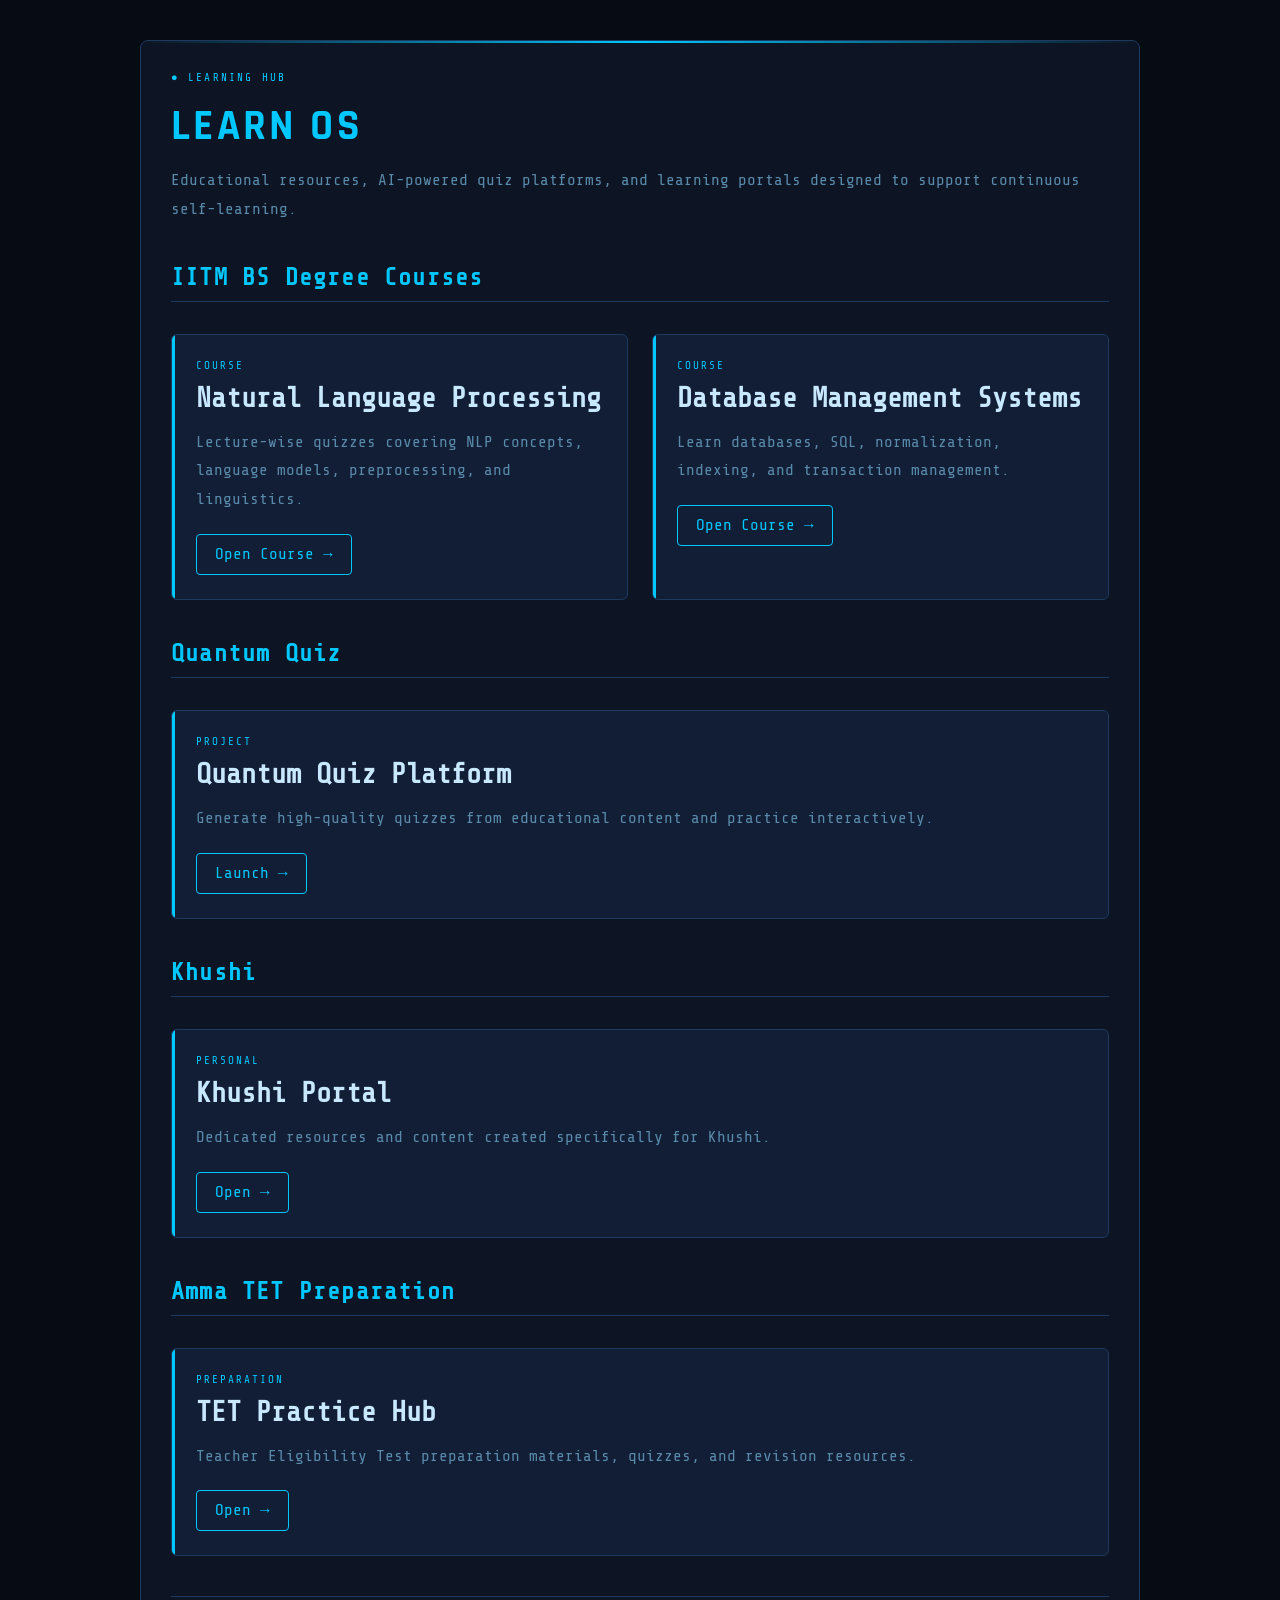
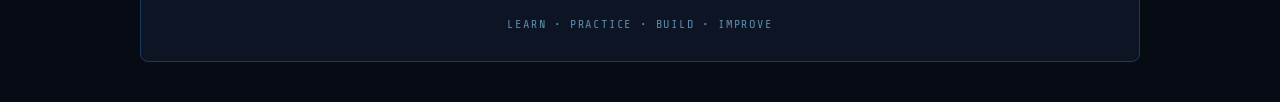
<file: index.html>
<!DOCTYPE html>
<html lang="en">
<head>
    <meta charset="UTF-8">
    <meta name="viewport" content="width=device-width, initial-scale=1.0">
    <title>Learn OS</title>

    <link rel="stylesheet" href="css/pages.css">
</head>
<body>

<div class="container">
    <div class="page-card">

        <div class="section-label">Learning Hub</div>

        <h1>Learn OS</h1>

        <p>
            Educational resources, AI-powered quiz platforms, and learning
            portals designed to support continuous self-learning.
        </p>

        <!-- IITM BS -->
        <section class="portal-section">
            <h2 class="section-heading">IITM BS Degree Courses</h2>

            <div class="course-grid">

                <div class="course-card">
                    <div class="course-tag">COURSE</div>

                    <h2>Natural Language Processing</h2>

                    <p>
                        Lecture-wise quizzes covering NLP concepts,
                        language models, preprocessing, and linguistics.
                    </p>

                    <a href="iitm-bs/nlp/index.html" class="launch-btn">
                        Open Course →
                    </a>
                </div>

                <div class="course-card">
                    <div class="course-tag">COURSE</div>

                    <h2>Database Management Systems</h2>

                    <p>
                        Learn databases, SQL, normalization,
                        indexing, and transaction management.
                    </p>

                    <a href="iitm-bs/DBMS/index.html" class="launch-btn">
                        Open Course →
                    </a>
                </div>

            </div>
        </section>

        <!-- Quantum Quiz -->
        <section class="portal-section">
            <h2 class="section-heading">Quantum Quiz</h2>

            <div class="course-grid">

                <div class="course-card">
                    <div class="course-tag">PROJECT</div>

                    <h2>Quantum Quiz Platform</h2>

                    <p>
                        Generate high-quality quizzes from educational
                        content and practice interactively.
                    </p>

                    <a href="https://loki1512.github.io/quantum_quiz/index.html"
                       target="_blank"
                       class="launch-btn">
                        Launch →
                    </a>
                </div>

            </div>
        </section>

        <!-- Khushi -->
        <section class="portal-section">
            <h2 class="section-heading">Khushi</h2>

            <div class="course-grid">

                <div class="course-card">
                    <div class="course-tag">PERSONAL</div>

                    <h2>Khushi Portal</h2>

                    <p>
                        Dedicated resources and content created
                        specifically for Khushi.
                    </p>

                    <a href="khushi/index.html" class="launch-btn">
                        Open →
                    </a>
                </div>

            </div>
        </section>

        <!-- Amma -->
        <section class="portal-section">
            <h2 class="section-heading">Amma TET Preparation</h2>

            <div class="course-grid">

                <div class="course-card">
                    <div class="course-tag">PREPARATION</div>

                    <h2>TET Practice Hub</h2>

                    <p>
                        Teacher Eligibility Test preparation materials,
                        quizzes, and revision resources.
                    </p>

                    <a href="amma/index.html" class="launch-btn">
                        Open →
                    </a>
                </div>

            </div>
        </section>

        <div class="portal-footer">
            Learn • Practice • Build • Improve
        </div>

    </div>
</div>


</body>
</html>
</file>
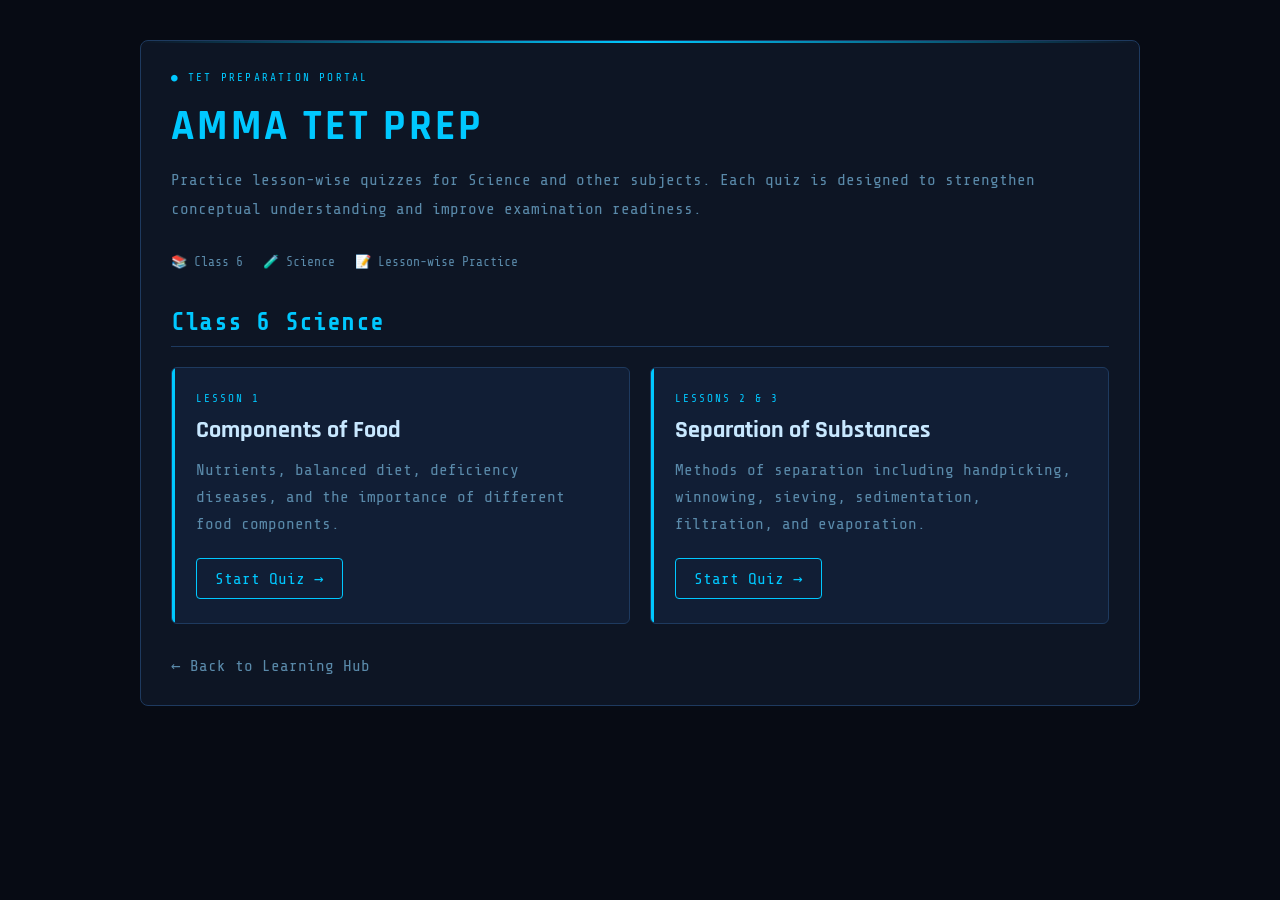
<file: amma/index.html>
<!DOCTYPE html>
<html lang="en">
<head>
    <meta charset="UTF-8">
    <meta name="viewport" content="width=device-width, initial-scale=1.0">
    <title>Amma TET Prep</title>

    <link rel="stylesheet" href="../../../css/pages.css">
</head>
<body>

<div class="container">
    <div class="page-card">

        <div class="section-label">TET Preparation Portal</div>

        <h1>Amma TET Prep</h1>

        <p>
            Practice lesson-wise quizzes for Science and other subjects.
            Each quiz is designed to strengthen conceptual understanding
            and improve examination readiness.
        </p>

        <div class="course-meta">
            <span>📚 Class 6</span>
            <span>🧪 Science</span>
            <span>📝 Lesson-wise Practice</span>
        </div>

        <section class="portal-section">
            <h2 class="section-heading">
                Class 6 Science
            </h2>

            <div class="lecture-grid">

                <div class="lecture-card">
                    <div class="lecture-number">
                        LESSON 1
                    </div>

                    <h2>Components of Food</h2>

                    <p>
                        Nutrients, balanced diet, deficiency diseases,
                        and the importance of different food components.
                    </p>

                    <a href="class_6_less_1.html"
                       class="launch-btn">
                        Start Quiz →
                    </a>
                </div>

                <div class="lecture-card">
                    <div class="lecture-number">
                        LESSONS 2 & 3
                    </div>

                    <h2>Separation of Substances</h2>

                    <p>
                        Methods of separation including handpicking,
                        winnowing, sieving, sedimentation, filtration,
                        and evaporation.
                    </p>

                    <a href="class_6_less_2_3.html"
                       class="launch-btn">
                        Start Quiz →
                    </a>
                </div>

            </div>
        </section>

        <div class="navigation-row">
            <a href="../index.html" class="back-link">
                ← Back to Learning Hub
            </a>
        </div>

    </div>
</div>

</body>
</html>
</file>
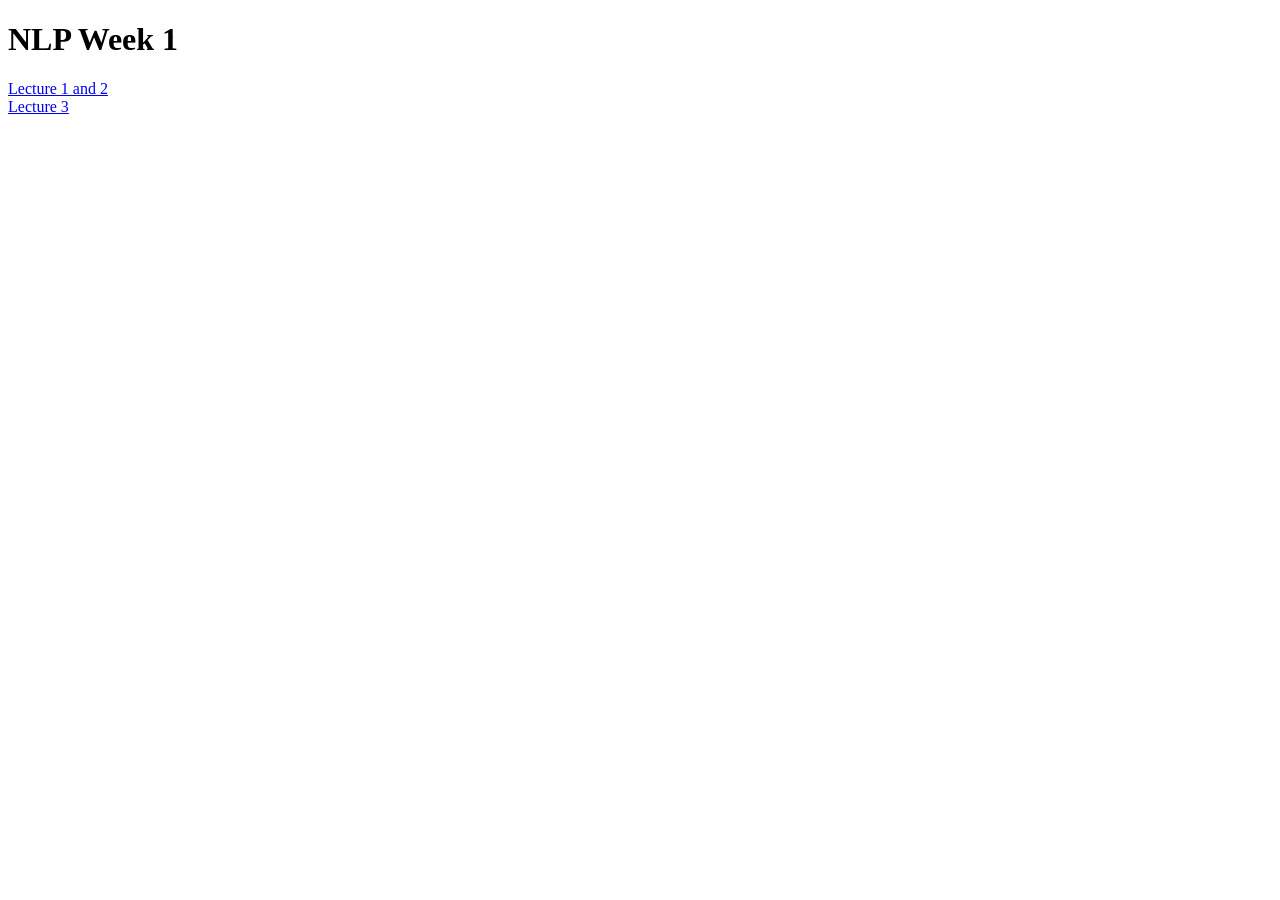
<file: common/index.html>
<!DOCTYPE html>
<html lang="en">
<head>
    <meta charset="UTF-8">
    <meta name="viewport" content="width=device-width, initial-scale=1.0">
    <title>Learn OS</title>
</head>
<body>
    <h1>NLP Week 1</h1>
    <div>
    <a href="/week-1/lec_1_2.html">Lecture 1 and 2</a>
    </div>
    <div>
    <a href="/week-1/lec_3.html">Lecture 3</a>
    </div>
</body>
</html>
</file>
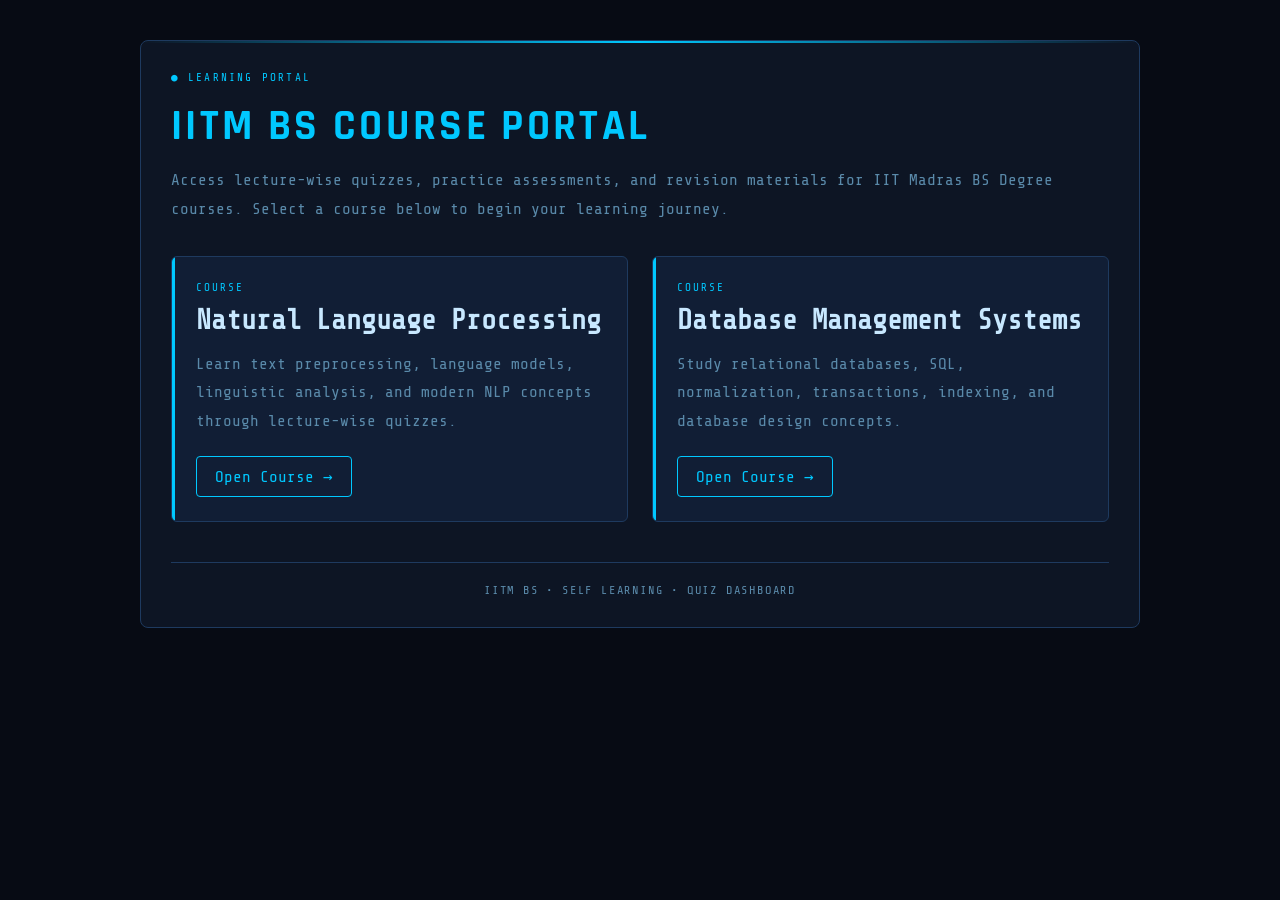
<file: iitm-bs/index.html>
<!DOCTYPE html>
<html lang="en">
<head>
    <meta charset="UTF-8">
    <meta name="viewport" content="width=device-width, initial-scale=1.0">
    <title>IITM BS Course Portal</title>

    <link rel="stylesheet" href="../css/pages.css">
</head>
<body>

<div class="container">
    <div class="page-card">

        <div class="section-label">Learning Portal</div>

        <h1>IITM BS Course Portal</h1>

        <p>
            Access lecture-wise quizzes, practice assessments, and revision
            materials for IIT Madras BS Degree courses. Select a course below
            to begin your learning journey.
        </p>

        <div class="course-grid">

            <div class="course-card">
                <div class="course-tag">COURSE</div>

                <h2>Natural Language Processing</h2>

                <p>
                    Learn text preprocessing, language models, linguistic
                    analysis, and modern NLP concepts through lecture-wise
                    quizzes.
                </p>

                <a href="nlp/index.html" class="launch-btn">
                    Open Course →
                </a>
            </div>

            <div class="course-card">
                <div class="course-tag">COURSE</div>

                <h2>Database Management Systems</h2>

                <p>
                    Study relational databases, SQL, normalization,
                    transactions, indexing, and database design concepts.
                </p>

                <a href="DBMS/index.html" class="launch-btn">
                    Open Course →
                </a>
            </div>

        </div>

        <div class="portal-footer">
            IITM BS • Self Learning • Quiz Dashboard
        </div>

    </div>
</div>

</body>
</html>
</file>
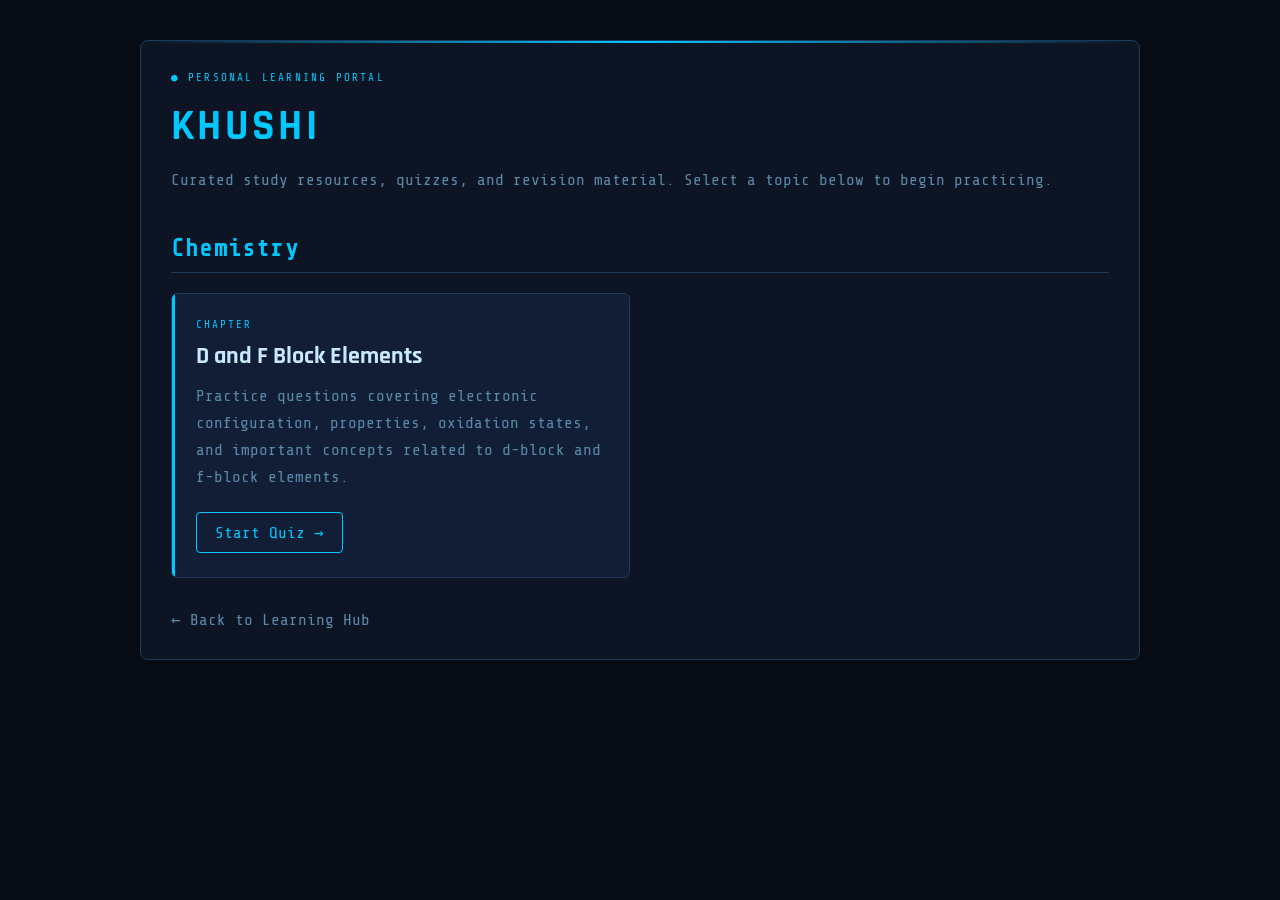
<file: khushi/index.html>
<!DOCTYPE html>
<html lang="en">
<head>
    <meta charset="UTF-8">
    <meta name="viewport" content="width=device-width, initial-scale=1.0">
    <title>Khushi Portal</title>

    <link rel="stylesheet" href="../../../css/pages.css">
</head>
<body>

<div class="container">
    <div class="page-card">

        <div class="section-label">Personal Learning Portal</div>

        <h1>Khushi</h1>

        <p>
            Curated study resources, quizzes, and revision material.
            Select a topic below to begin practicing.
        </p>

        <section class="portal-section">

            <h2 class="section-heading">
                Chemistry
            </h2>

            <div class="lecture-grid">

                <div class="lecture-card">

                    <div class="lecture-number">
                        CHAPTER
                    </div>

                    <h2>D and F Block Elements</h2>

                    <p>
                        Practice questions covering electronic configuration,
                        properties, oxidation states, and important concepts
                        related to d-block and f-block elements.
                    </p>

                    <a href="d_and_f_blocks_part_1.html"
                       class="launch-btn">
                        Start Quiz →
                    </a>

                </div>

            </div>

        </section>

        <div class="navigation-row">
            <a href="../index.html" class="back-link">
                ← Back to Learning Hub
            </a>
        </div>

    </div>
</div>

</body>
</html>
</file>
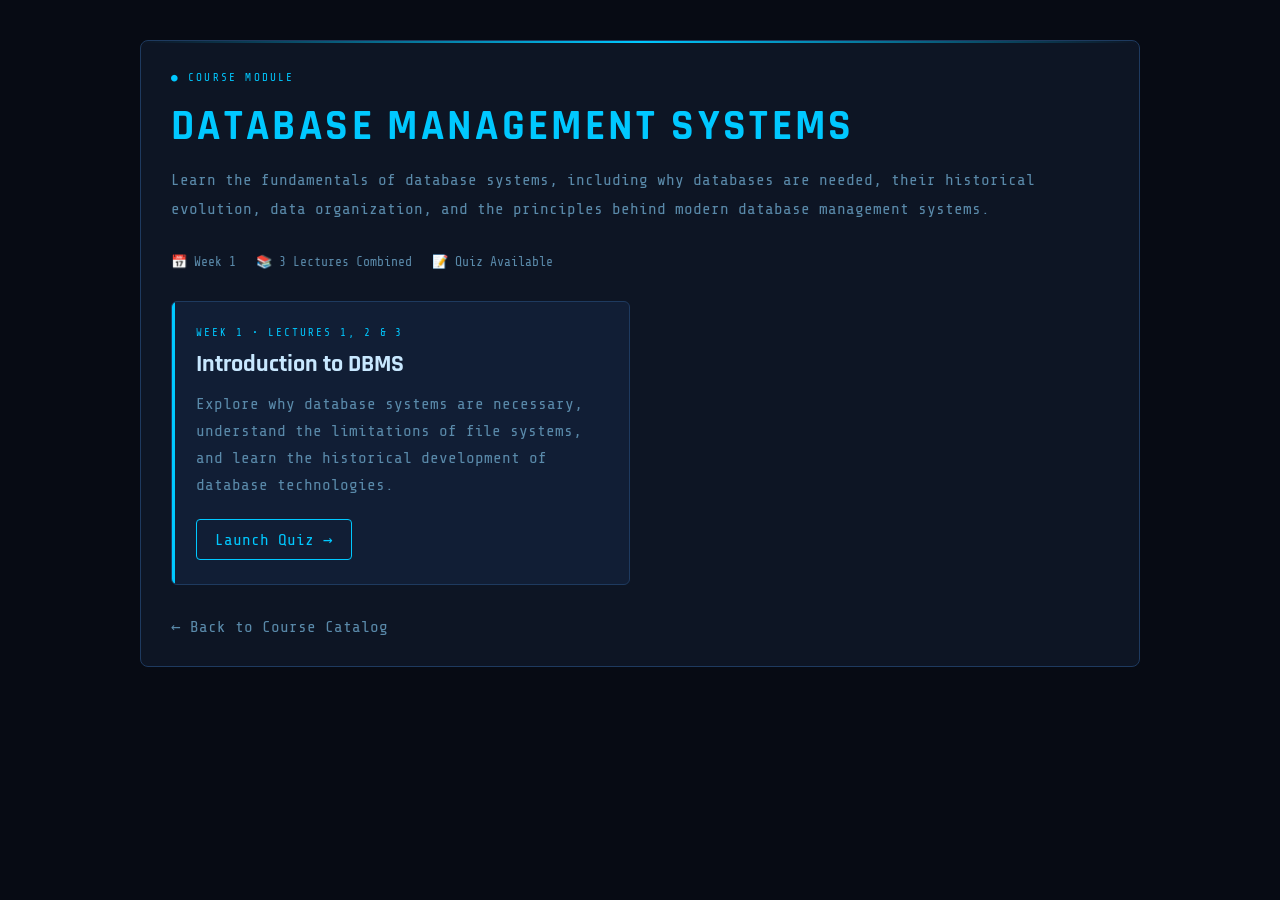
<file: iitm-bs/DBMS/index.html>
<!DOCTYPE html>
<html lang="en">
<head>
    <meta charset="UTF-8">
    <meta name="viewport" content="width=device-width, initial-scale=1.0">
    <title>Database Management Systems</title>

    <link rel="stylesheet" href="../../css/pages.css">
</head>
<body>

<div class="container">
    <div class="page-card">

        <div class="section-label">Course Module</div>

        <h1>Database Management Systems</h1>

        <p>
            Learn the fundamentals of database systems, including why databases
            are needed, their historical evolution, data organization, and the
            principles behind modern database management systems.
        </p>

        <div class="course-meta">
            <span>📅 Week 1</span>
            <span>📚 3 Lectures Combined</span>
            <span>📝 Quiz Available</span>
        </div>

        <div class="lecture-grid">

            <div class="lecture-card">
                <div class="lecture-number">
                    WEEK 1 • LECTURES 1, 2 & 3
                </div>

                <h2>Introduction to DBMS</h2>

                <p>
                    Explore why database systems are necessary, understand
                    the limitations of file systems, and learn the historical
                    development of database technologies.
                </p>

                <a href="week_1/html/lec_123.html" class="launch-btn">
                    Launch Quiz →
                </a>
            </div>

        </div>

        <div class="navigation-row">
            <a href="../index.html" class="back-link">
                ← Back to Course Catalog
            </a>
        </div>

    </div>
</div>

</body>
</html>
</file>
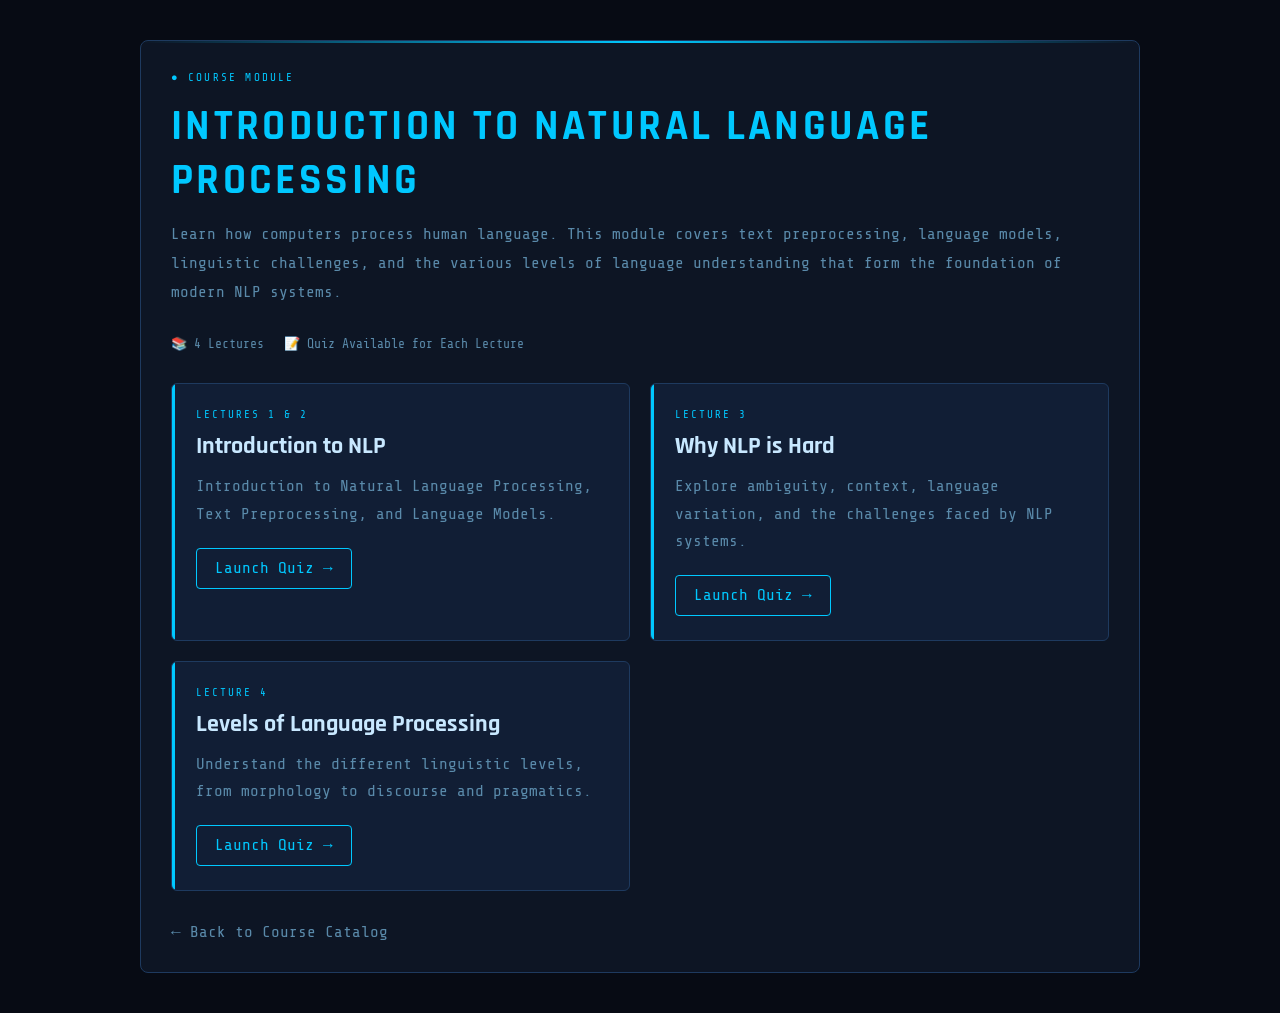
<file: iitm-bs/nlp/index.html>
<!DOCTYPE html>
<html lang="en">
<head>
    <meta charset="UTF-8">
    <meta name="viewport" content="width=device-width, initial-scale=1.0">
    <title>Introduction to NLP</title>

    <link rel="stylesheet" href="../../css/pages.css">
</head>
<body>

<div class="container">
    <div class="page-card">

        <div class="section-label">Course Module</div>

        <h1>Introduction to Natural Language Processing</h1>

        <p>
            Learn how computers process human language. This module covers
            text preprocessing, language models, linguistic challenges, and
            the various levels of language understanding that form the
            foundation of modern NLP systems.
        </p>

        <div class="course-meta">
            <span>📚 4 Lectures</span>
            <span>📝 Quiz Available for Each Lecture</span>
        </div>

        <div class="lecture-grid">

            <div class="lecture-card">
                <div class="lecture-number">LECTURES 1 & 2</div>

                <h2>Introduction to NLP</h2>

                <p>
                    Introduction to Natural Language Processing,
                    Text Preprocessing, and Language Models.
                </p>

                <a href="week-1/lec_1_2.html" class="launch-btn">
                    Launch Quiz →
                </a>
            </div>

            <div class="lecture-card">
                <div class="lecture-number">LECTURE 3</div>

                <h2>Why NLP is Hard</h2>

                <p>
                    Explore ambiguity, context, language variation,
                    and the challenges faced by NLP systems.
                </p>

                <a href="week-1/lec_3.html" class="launch-btn">
                    Launch Quiz →
                </a>
            </div>

            <div class="lecture-card">
                <div class="lecture-number">LECTURE 4</div>

                <h2>Levels of Language Processing</h2>

                <p>
                    Understand the different linguistic levels,
                    from morphology to discourse and pragmatics.
                </p>

                <a href="week-1/lec_4.html" class="launch-btn">
                    Launch Quiz →
                </a>
            </div>

        </div>

        <div class="navigation-row">
            <a href="../index.html" class="back-link">
                ← Back to Course Catalog
            </a>
        </div>

    </div>
</div>

</body>
</html>
</file>
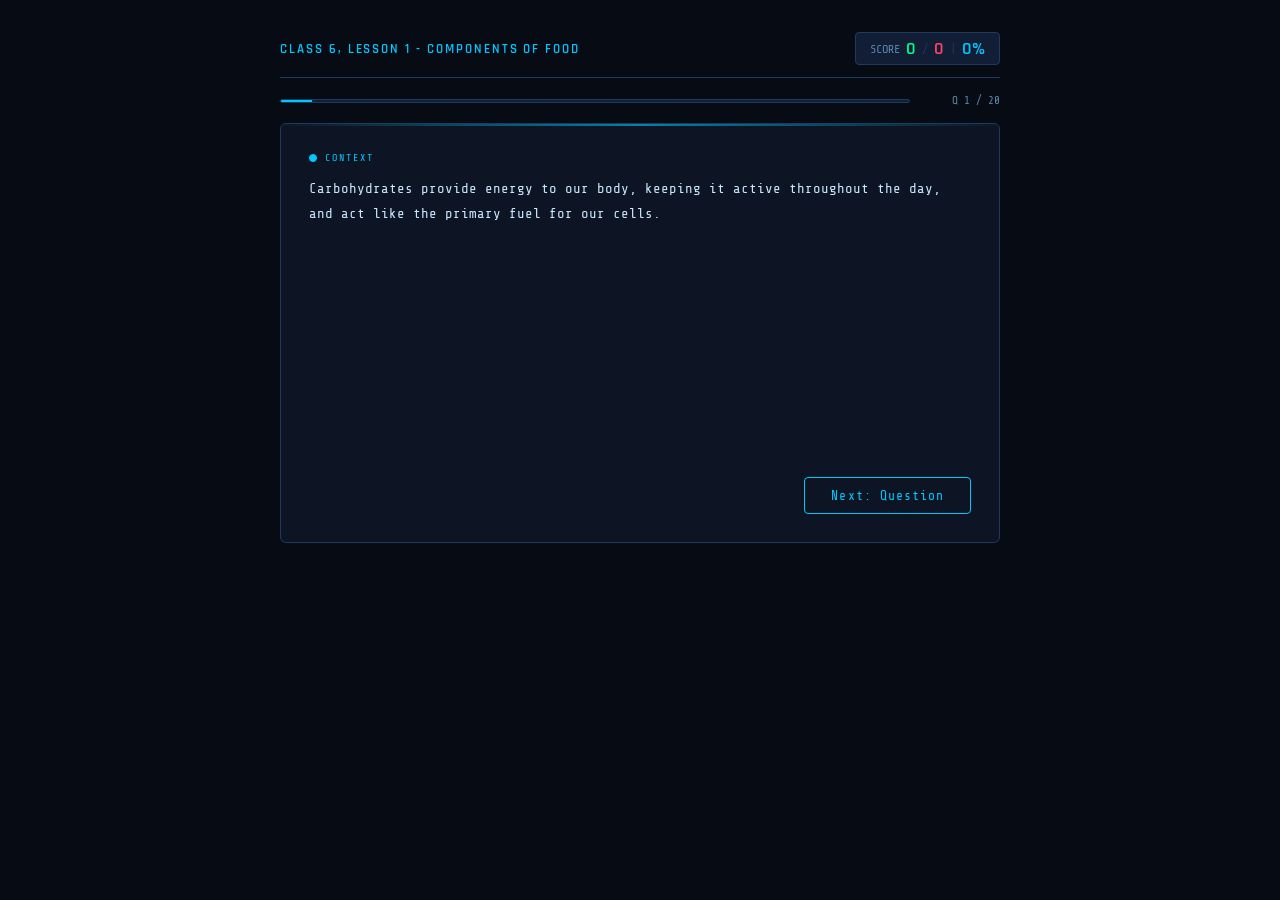
<file: amma/class_6_less_1.html>
<!DOCTYPE html>
<html lang="en">
<head>
  <meta charset="UTF-8">
  <meta name="viewport" content="width=device-width, initial-scale=1.0">
  <title>Class 6, Lesson 1 - Components of Food</title>
  <link rel="preconnect" href="https://fonts.googleapis.com">
  <link href="https://fonts.googleapis.com/css2?family=Share+Tech+Mono&family=Rajdhani:wght@400;600&display=swap" rel="stylesheet">
  <link rel="stylesheet" href="../css/quiz.css">
</head>
<body>

<div id="sf-quiz">
  <div class="sf-header">
    <div class="sf-title">Class 6, Lesson 1 - Components of Food</div>
    <div class="sf-score-display">
      <div class="sf-score-pill">
        <span>SCORE</span>
        <span class="val correct" id="hdr-correct">0</span>
        <span class="sep">/</span>
        <span class="val wrong" id="hdr-wrong">0</span>
        <span class="sep">|</span>
        <span class="val accuracy" id="hdr-acc">--%</span>
      </div>
    </div>
  </div>

  <div class="sf-progress-row">
    <div class="sf-progress-track">
      <div class="sf-progress-fill" id="prog-fill" style="width:0%"></div>
    </div>
    <div class="sf-progress-text" id="prog-text">Q 1 / 75</div>
  </div>

  <div class="sf-card" id="card-container"></div>
</div>

<script src="static/js/class_6_less_1.js"></script>
</body>
</html>
</file>
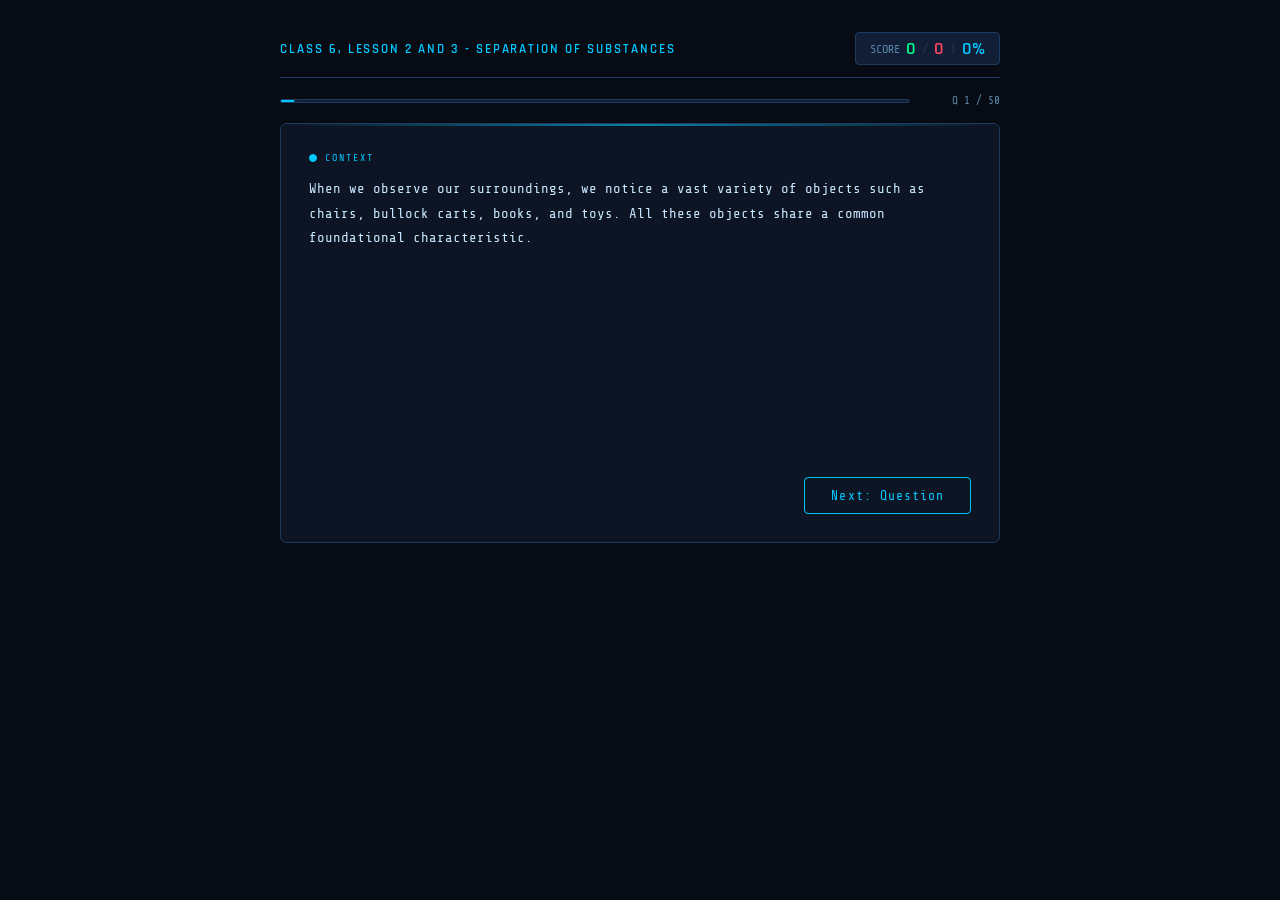
<file: amma/class_6_less_2_3.html>
<!DOCTYPE html>
<html lang="en">
<head>
  <meta charset="UTF-8">
  <meta name="viewport" content="width=device-width, initial-scale=1.0">
  <title>Class 6, Lesson 2 and 3 - Separation of Substances</title>
  <link rel="preconnect" href="https://fonts.googleapis.com">
  <link href="https://fonts.googleapis.com/css2?family=Share+Tech+Mono&family=Rajdhani:wght@400;600&display=swap" rel="stylesheet">
  <link rel="stylesheet" href="../css/quiz.css">
</head>
<body>

<div id="sf-quiz">
  <div class="sf-header">
    <div class="sf-title">Class 6, Lesson 2 and 3 - Separation of Substances</div>
    <div class="sf-score-display">
      <div class="sf-score-pill">
        <span>SCORE</span>
        <span class="val correct" id="hdr-correct">0</span>
        <span class="sep">/</span>
        <span class="val wrong" id="hdr-wrong">0</span>
        <span class="sep">|</span>
        <span class="val accuracy" id="hdr-acc">--%</span>
      </div>
    </div>
  </div>

  <div class="sf-progress-row">
    <div class="sf-progress-track">
      <div class="sf-progress-fill" id="prog-fill" style="width:0%"></div>
    </div>
    <div class="sf-progress-text" id="prog-text">Q 1 / 75</div>
  </div>

  <div class="sf-card" id="card-container"></div>
</div>

<script src="static/js/class_6_less_2_3.js"></script>
</body>
</html>
</file>
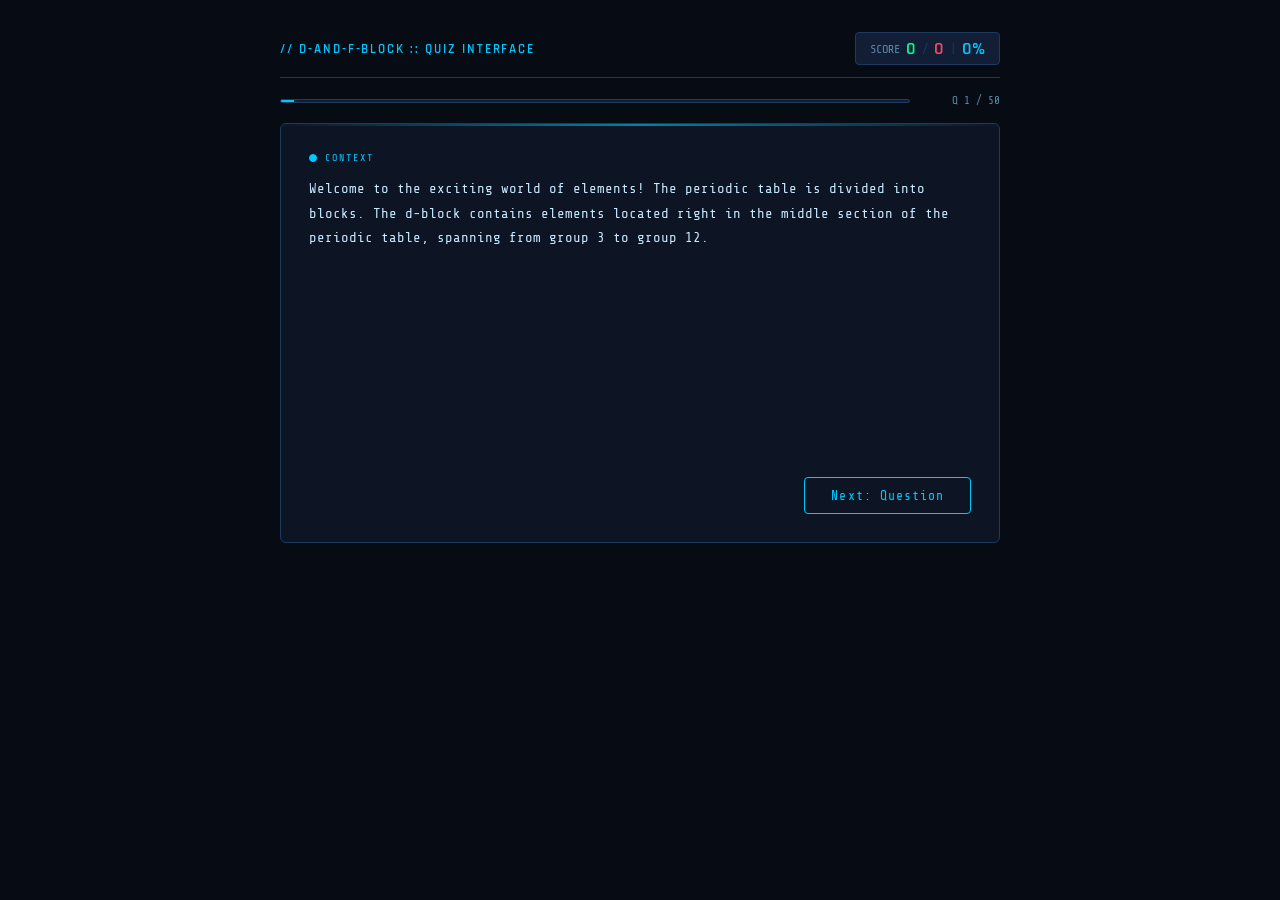
<file: khushi/d_and_f_blocks_part_1.html>
<!DOCTYPE html>
<html lang="en">
<head>
  <meta charset="UTF-8">
  <meta name="viewport" content="width=device-width, initial-scale=1.0">
  <title>D and F Block Elements — Quiz</title>

  <link rel="preconnect" href="https://fonts.googleapis.com">
  <link href="https://fonts.googleapis.com/css2?family=Share+Tech+Mono&family=Rajdhani:wght@400;600&display=swap" rel="stylesheet">

  <link rel="stylesheet" href="../css/quiz.css">
</head>
<body>

<div id="sf-quiz">

  <div class="sf-header">
    <div class="sf-title">
      // D-AND-F-BLOCK :: QUIZ INTERFACE
    </div>

    <div class="sf-score-display">
      <div class="sf-score-pill">
        <span>SCORE</span>

        <span class="val correct" id="hdr-correct">0</span>

        <span class="sep">/</span>

        <span class="val wrong" id="hdr-wrong">0</span>

        <span class="sep">|</span>

        <span class="val accuracy" id="hdr-acc">--%</span>
      </div>
    </div>
  </div>

  <div class="sf-progress-row">
    <div class="sf-progress-track">
      <div
        class="sf-progress-fill"
        id="prog-fill"
        style="width:0%"
      ></div>
    </div>

    <div class="sf-progress-text" id="prog-text">
      Q 1 / 75
    </div>
  </div>

  <div class="sf-card" id="card-container">
    <!-- Dynamic content injected by JS -->
  </div>

</div>

<script src="../khushi/static/js/d_and_f_block_part_1.js"></script>

</body>
</html>
</file>
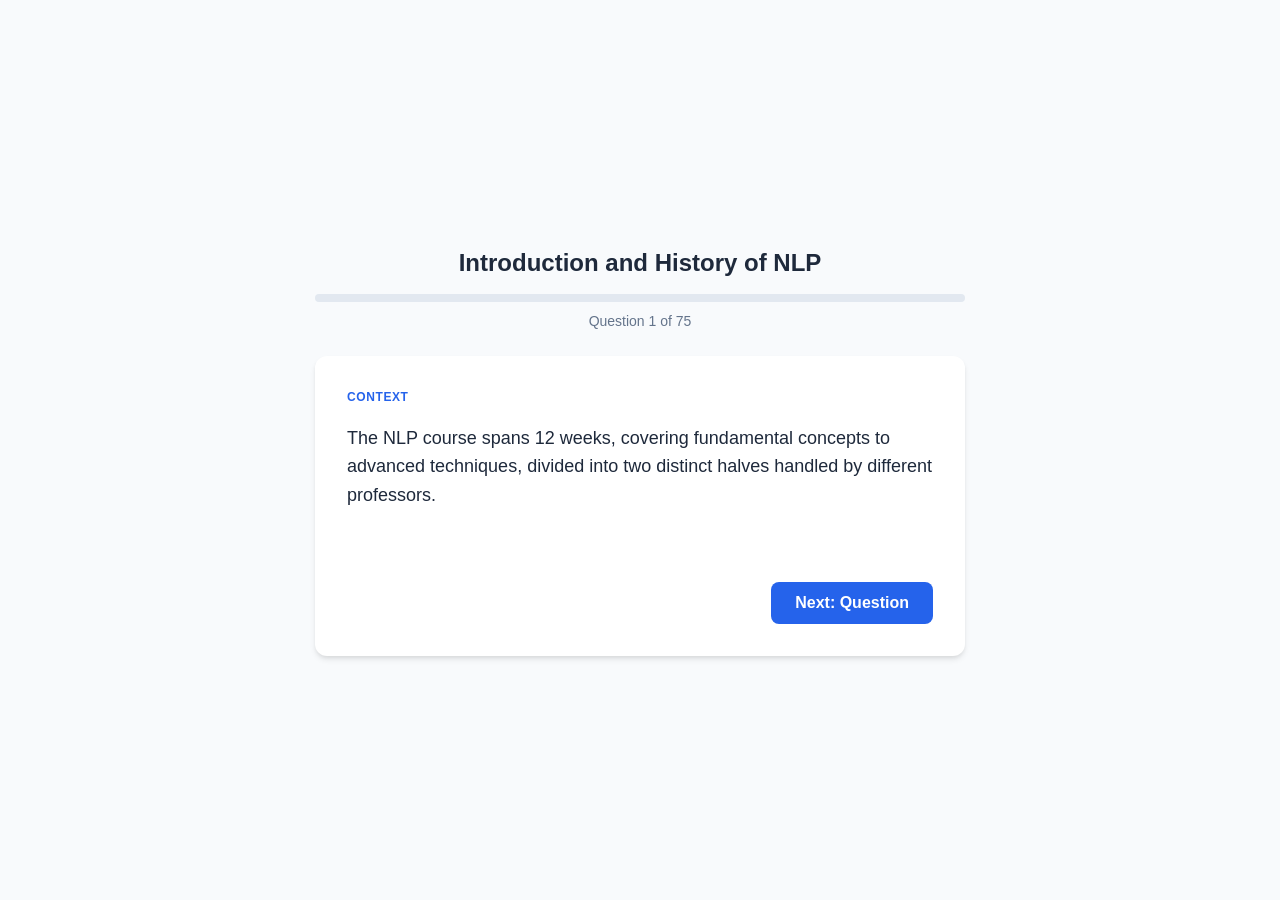
<file: week-1/lec_1_2.html>
<!DOCTYPE html>
<html lang="en">
<head>
    <meta charset="UTF-8">
    <meta name="viewport" content="width=device-width, initial-scale=1.0">
    <title>NLP Pedagogy Quiz</title>
    <link rel="stylesheet" href="/static/css/quiz.css">
</head>
<body>
    <div id="app">
        <header>
            <h1>Introduction and History of NLP</h1>
            <div class="progress-container">
                <div id="progress-bar"></div>
            </div>
            <p id="progress-text">Question 1 of 75</p>
        </header>

        <main id="card-container" class="card">
            <!-- Dynamic Content injected by JS -->
        </main>
    </div>

    <script src="/static/js/week-1/lec_1_2.js"></script>
</body>
</html>
</file>
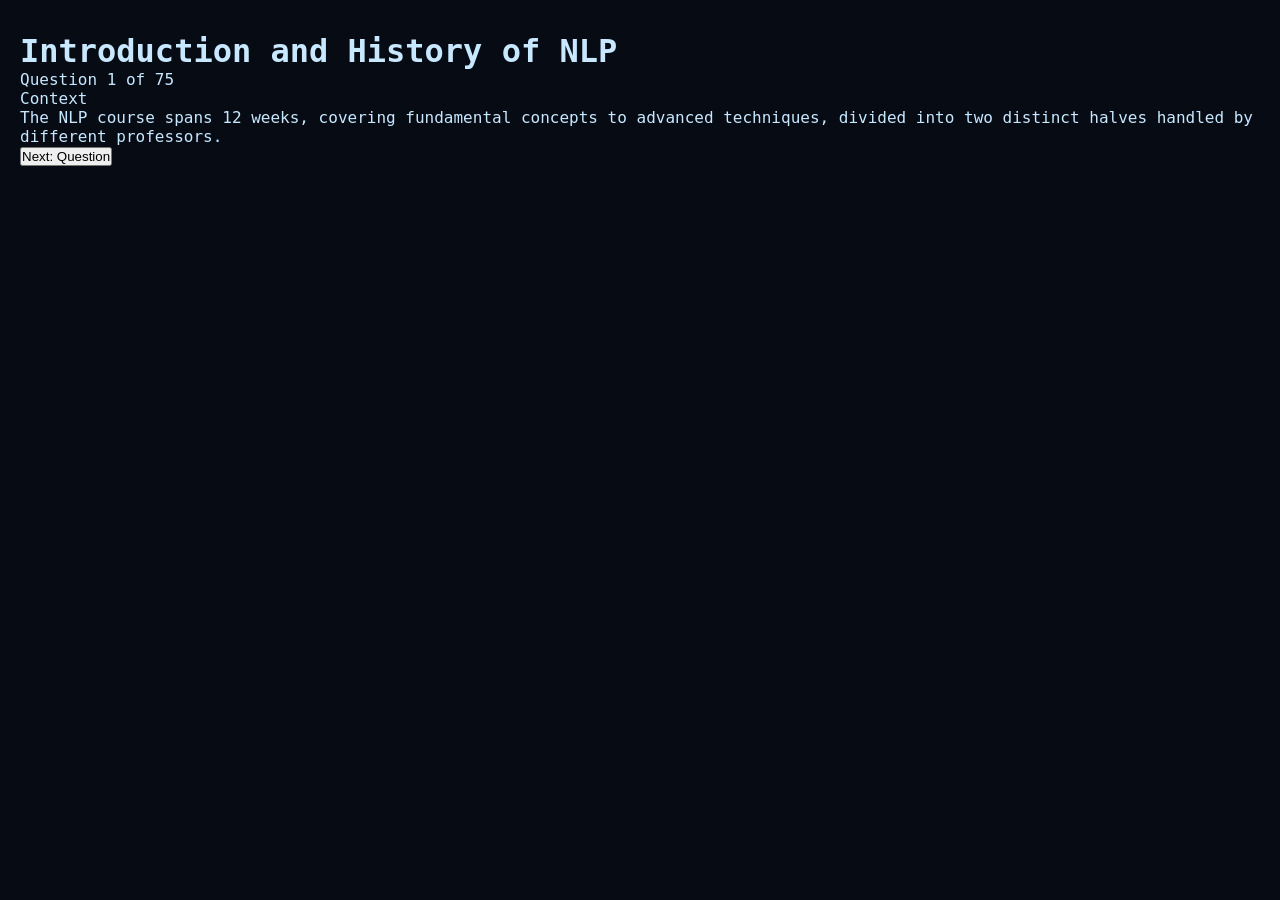
<file: iitm-bs/week-1/lec_1_2.html>
<!DOCTYPE html>
<html lang="en">
<head>
    <meta charset="UTF-8">
    <meta name="viewport" content="width=device-width, initial-scale=1.0">
    <title>NLP Pedagogy Quiz</title>
    <link rel="stylesheet" href="/css/quiz.css">
</head>
<body>
    <div id="app">
        <header>
            <h1>Introduction and History of NLP</h1>
            <div class="progress-container">
                <div id="progress-bar"></div>
            </div>
            <p id="progress-text">Question 1 of 75</p>
        </header>

        <main id="card-container" class="card">
            <!-- Dynamic Content injected by JS -->
        </main>
    </div>

    <script src="../static/js/week-1/lec_1_2.js"></script>
</body>
</html>
</file>
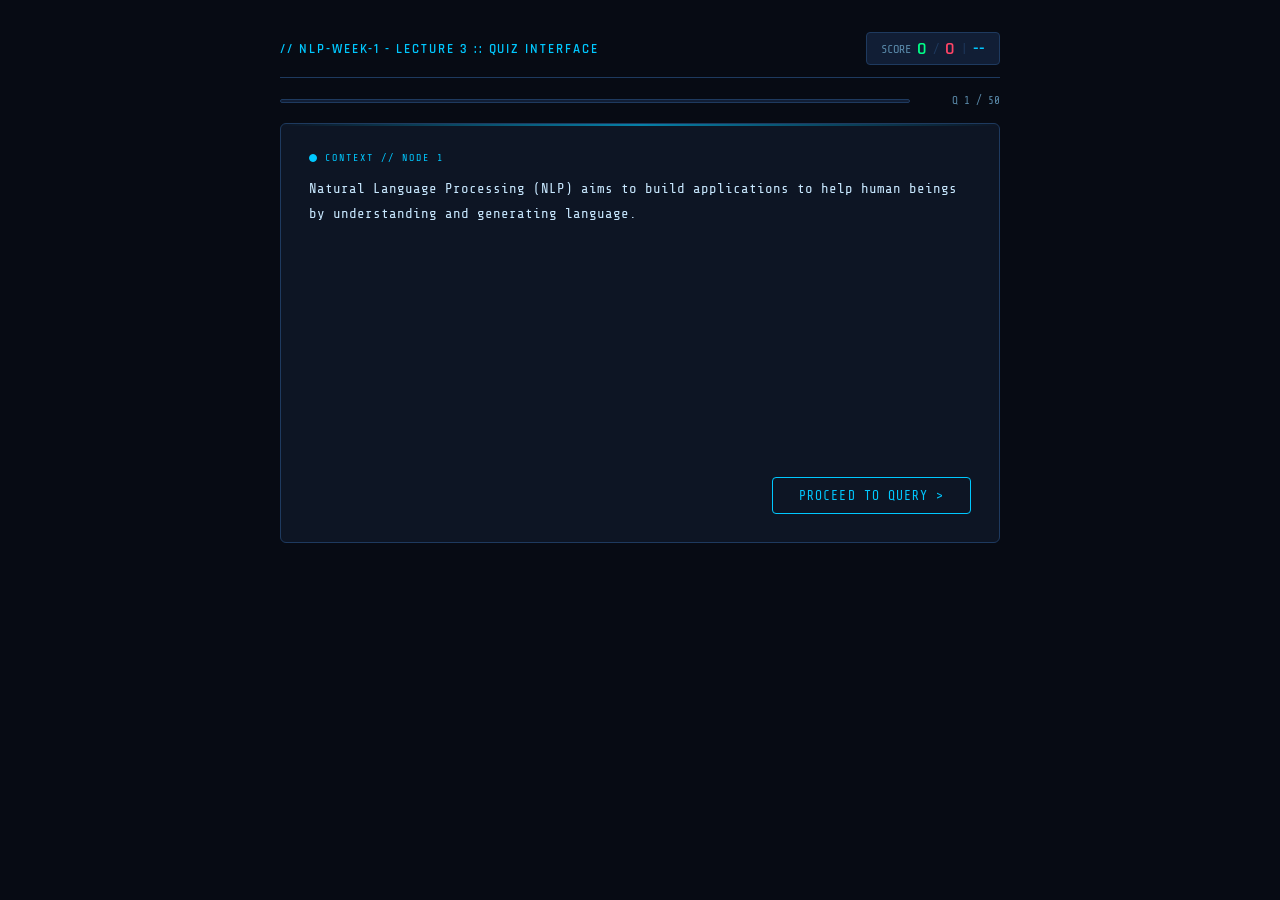
<file: iitm-bs/week-1/lec_3.html>
<!DOCTYPE html>
<html lang="en">
<head>
  <meta charset="UTF-8">
  <meta name="viewport" content="width=device-width, initial-scale=1.0">
  <title>NLP Week 1 - Lecture 3 — Quiz</title>
  <link rel="preconnect" href="https://fonts.googleapis.com">
  <link href="https://fonts.googleapis.com/css2?family=Share+Tech+Mono&family=Rajdhani:wght@400;600&display=swap" rel="stylesheet">
  <link rel="stylesheet" href="../../css/quiz.css">
</head>
<body>

<div id="sf-quiz">
  <div class="sf-header">
    <div class="sf-title">// NLP-WEEK-1 - Lecture 3 :: QUIZ INTERFACE</div>
    <div class="sf-score-display">
      <div class="sf-score-pill">
        <span>SCORE</span>
        <span class="val correct" id="hdr-correct">0</span>
        <span class="sep">/</span>
        <span class="val wrong" id="hdr-wrong">0</span>
        <span class="sep">|</span>
        <span class="val accuracy" id="hdr-acc">--%</span>
      </div>
    </div>
  </div>

  <div class="sf-progress-row">
    <div class="sf-progress-track">
      <div class="sf-progress-fill" id="prog-fill" style="width:0%"></div>
    </div>
    <div class="sf-progress-text" id="prog-text">Q 1 / 75</div>
  </div>

  <div class="sf-card" id="card-container"></div>
</div>

<script src="../static/js/week-1/lec_3.js"></script>
</body>
</html>
</file>
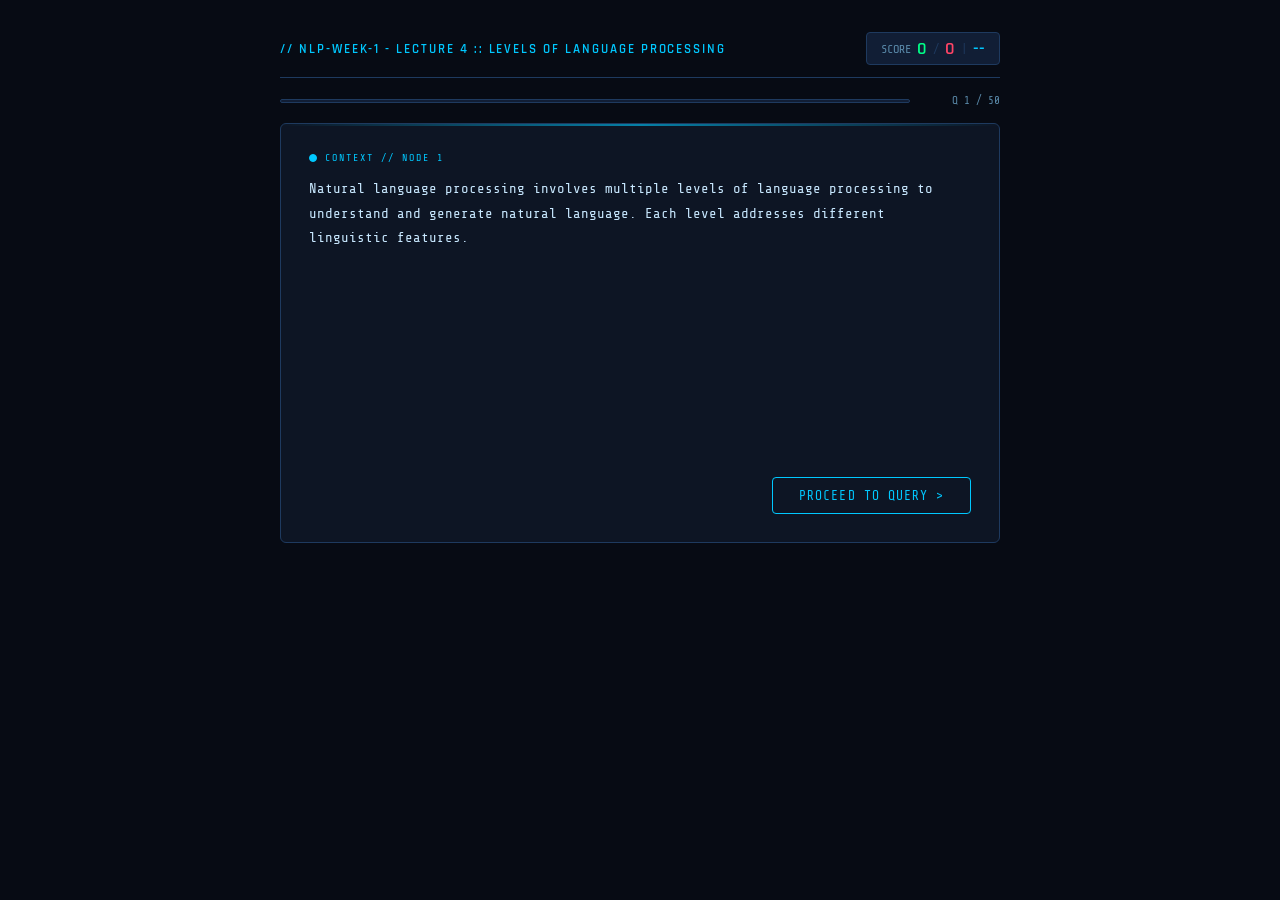
<file: iitm-bs/nlp/week-1/lec_4.html>
<!DOCTYPE html>
<html lang="en">
<head>
  <meta charset="UTF-8">
  <meta name="viewport" content="width=device-width, initial-scale=1.0">
  <title>NLP Week 1 - Lecture 4 — Levels of Language Processing</title>
  <link rel="preconnect" href="https://fonts.googleapis.com">
  <link href="https://fonts.googleapis.com/css2?family=Share+Tech+Mono&family=Rajdhani:wght@400;600&display=swap" rel="stylesheet">
  <link rel="stylesheet" href="../../../css/quiz.css">
</head>
<body>

<div id="sf-quiz">
  <div class="sf-header">
    <div class="sf-title">// NLP-WEEK-1 - Lecture 4 :: LEVELS OF LANGUAGE PROCESSING</div>
    <div class="sf-score-display">
      <div class="sf-score-pill">
        <span>SCORE</span>
        <span class="val correct" id="hdr-correct">0</span>
        <span class="sep">/</span>
        <span class="val wrong" id="hdr-wrong">0</span>
        <span class="sep">|</span>
        <span class="val accuracy" id="hdr-acc">--%</span>
      </div>
    </div>
  </div>

  <div class="sf-progress-row">
    <div class="sf-progress-track">
      <div class="sf-progress-fill" id="prog-fill" style="width:0%"></div>
    </div>
    <div class="sf-progress-text" id="prog-text">Q 1 / 50</div>
  </div>

  <div class="sf-card" id="card-container"></div>
</div>

<script src="../static/js/week-1/lec_4.js"></script>
</body>
</html>
</file>
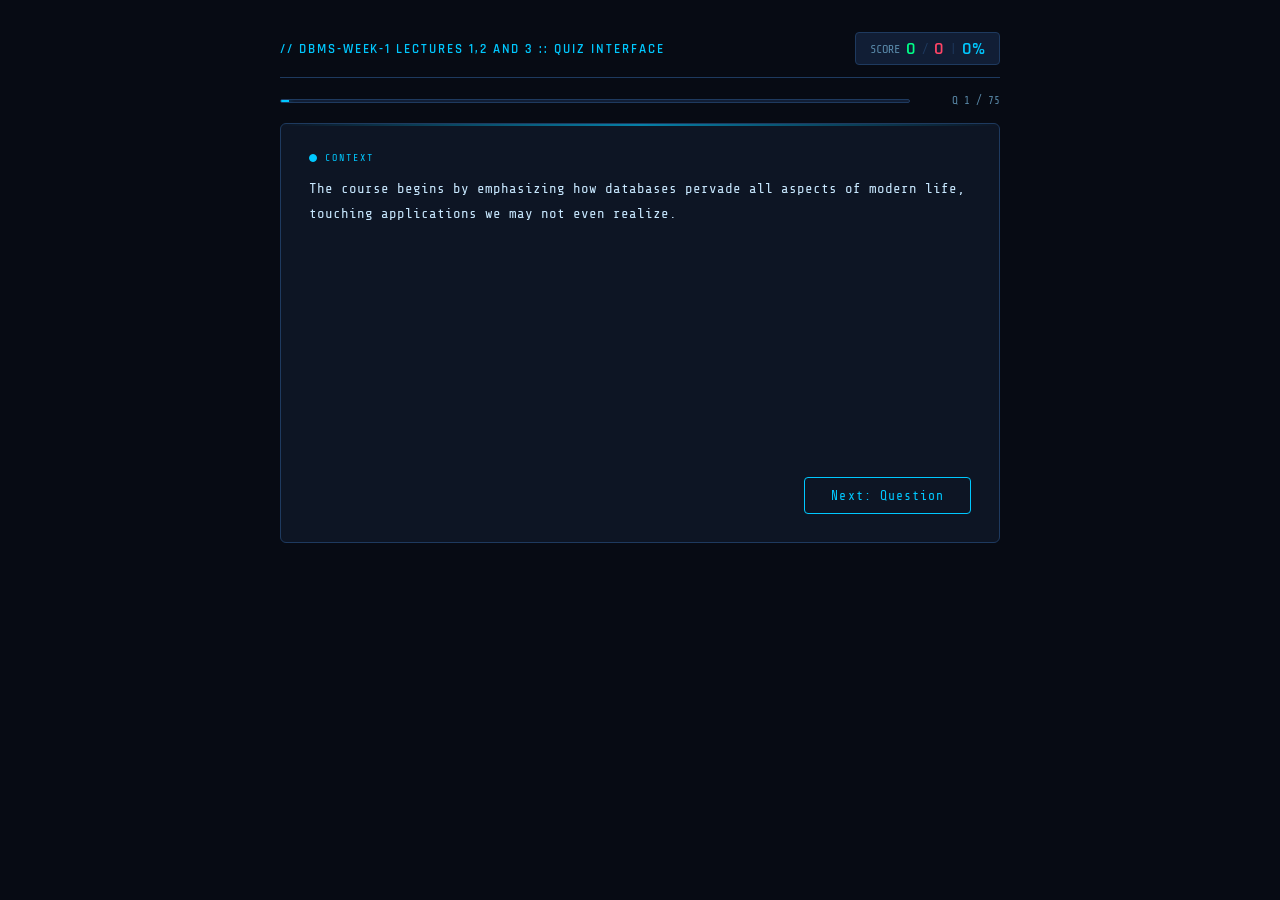
<file: iitm-bs/DBMS/week_1/html/lec_123.html>
<!DOCTYPE html>
<html lang="en">
<head>
  <meta charset="UTF-8">
  <meta name="viewport" content="width=device-width, initial-scale=1.0">
  <title>DBMS Week 1.123 — Quiz</title>
  <link rel="preconnect" href="https://fonts.googleapis.com">
  <link href="https://fonts.googleapis.com/css2?family=Share+Tech+Mono&family=Rajdhani:wght@400;600&display=swap" rel="stylesheet">
  <link rel="stylesheet" href="../../../../css/quiz.css">
</head>
<body>

<div id="sf-quiz">
  <div class="sf-header">
    <div class="sf-title">// DBMS-WEEK-1 Lectures 1,2 and 3 :: QUIZ INTERFACE</div>
    <div class="sf-score-display">
      <div class="sf-score-pill">
        <span>SCORE</span>
        <span class="val correct" id="hdr-correct">0</span>
        <span class="sep">/</span>
        <span class="val wrong" id="hdr-wrong">0</span>
        <span class="sep">|</span>
        <span class="val accuracy" id="hdr-acc">--%</span>
      </div>
    </div>
  </div>

  <div class="sf-progress-row">
    <div class="sf-progress-track">
      <div class="sf-progress-fill" id="prog-fill" style="width:0%"></div>
    </div>
    <div class="sf-progress-text" id="prog-text">Q 1 / 75</div>
  </div>

  <div class="sf-card" id="card-container"></div>
</div>

<script src="../js/lec_123.js"></script>
</body>
</html>
</file>
<file: css/pages.css>
@import url('https://fonts.googleapis.com/css2?family=Rajdhani:wght@500;600;700&family=Share+Tech+Mono&display=swap');

:root {
  --sf-bg: #070b14;
  --sf-surface: #0d1524;
  --sf-surface2: #111e35;
  --sf-border: #1e3a5f;

  --sf-accent: #00c8ff;
  --sf-accent2: #0066aa;

  --sf-text: #c8e8ff;
  --sf-text-muted: #5a8aaa;

  --sf-success: #00ff88;
}

* {
  margin: 0;
  padding: 0;
  box-sizing: border-box;
}

body {
  background: var(--sf-bg);
  color: var(--sf-text);
  font-family: 'Share Tech Mono', monospace;
  min-height: 100vh;
  padding: 40px 20px;
}

.container {
  max-width: 1000px;
  margin: 0 auto;
}

/* ===== Header ===== */

h1 {
  font-family: 'Rajdhani', sans-serif;
  font-size: 42px;
  font-weight: 700;
  letter-spacing: 0.08em;
  color: var(--sf-accent);
  margin-bottom: 12px;
  text-transform: uppercase;
}

p {
  color: var(--sf-text-muted);
  line-height: 1.8;
  margin-bottom: 30px;
}

/* ===== Card ===== */

.page-card {
  background: var(--sf-surface);
  border: 1px solid var(--sf-border);
  border-radius: 8px;
  padding: 30px;
  position: relative;
  overflow: hidden;
}

.page-card::before {
  content: "";
  position: absolute;
  left: 0;
  right: 0;
  top: 0;
  height: 2px;
  background: linear-gradient(
    90deg,
    transparent,
    var(--sf-accent),
    transparent
  );
}

/* ===== Course Links ===== */

ul {
  list-style: none;
  display: grid;
  gap: 14px;
}

li a {
  display: block;
  padding: 16px 18px;
  text-decoration: none;

  background: var(--sf-surface2);
  border: 1px solid var(--sf-border);
  border-radius: 6px;

  color: var(--sf-text);

  transition: all 0.2s ease;
}

li a:hover {
  border-color: var(--sf-accent);
  background: #10213d;
  transform: translateX(4px);

  box-shadow: 0 0 12px rgba(0, 200, 255, 0.18);
}

/* ===== Table ===== */

table {
  width: 100%;
  border-collapse: collapse;
  margin-top: 20px;
}

thead,
th {
  background: var(--sf-surface2);
}

th {
  font-family: 'Rajdhani', sans-serif;
  letter-spacing: 0.08em;
  text-transform: uppercase;
  color: var(--sf-accent);
}

th,
td {
  padding: 16px;
  border: 1px solid var(--sf-border);
  text-align: left;
  vertical-align: top;
}

tr:nth-child(even) {
  background: rgba(255,255,255,0.015);
}

tr:hover {
  background: rgba(0,200,255,0.04);
}

/* ===== Quiz Buttons ===== */

td a {
  display: inline-block;

  padding: 8px 18px;

  border: 1px solid var(--sf-accent);
  border-radius: 4px;

  color: var(--sf-accent);
  text-decoration: none;

  transition: all 0.15s ease;
}

td a:hover {
  background: rgba(0, 200, 255, 0.1);
  box-shadow: 0 0 8px rgba(0, 200, 255, 0.3);
}

/* ===== Section Label ===== */

.section-label {
  font-size: 11px;
  letter-spacing: 0.2em;
  text-transform: uppercase;
  color: var(--sf-accent);
  margin-bottom: 16px;
}

.section-label::before {
  content: "● ";
}

/* ===== Responsive ===== */

@media (max-width: 768px) {

  body {
    padding: 20px 12px;
  }

  h1 {
    font-size: 30px;
  }

  table {
    display: block;
    overflow-x: auto;
  }

  .page-card {
    padding: 20px;
  }
}

.course-meta {
  display: flex;
  gap: 20px;
  flex-wrap: wrap;
  margin: 24px 0 32px;
  color: var(--sf-text-muted);
  font-size: 13px;
}

.lecture-grid {
  display: grid;
  gap: 20px;
}

.lecture-card {
  background: var(--sf-surface2);
  border: 1px solid var(--sf-border);
  border-radius: 6px;
  padding: 24px;
  transition: all 0.2s ease;
  position: relative;
  overflow: hidden;
}

.lecture-card::before {
  content: "";
  position: absolute;
  top: 0;
  left: 0;
  width: 3px;
  height: 100%;
  background: var(--sf-accent);
}

.lecture-card:hover {
  border-color: var(--sf-accent);
  transform: translateY(-2px);
  box-shadow: 0 0 18px rgba(0, 200, 255, 0.15);
}

.lecture-number {
  font-size: 11px;
  letter-spacing: 0.18em;
  text-transform: uppercase;
  color: var(--sf-accent);
  margin-bottom: 10px;
}

.lecture-card h2 {
  font-family: 'Rajdhani', sans-serif;
  color: var(--sf-text);
  margin-bottom: 12px;
  font-size: 24px;
}

.lecture-card p {
  margin-bottom: 20px;
  color: var(--sf-text-muted);
  line-height: 1.7;
}

.launch-btn {
  display: inline-block;
  padding: 10px 18px;
  border: 1px solid var(--sf-accent);
  border-radius: 4px;
  text-decoration: none;
  color: var(--sf-accent);
  transition: all 0.15s ease;
}

.launch-btn:hover {
  background: rgba(0, 200, 255, 0.10);
  box-shadow: 0 0 10px rgba(0, 200, 255, 0.30);
}

.navigation-row {
  margin-top: 32px;
}

.back-link {
  color: var(--sf-text-muted);
  text-decoration: none;
}

.back-link:hover {
  color: var(--sf-accent);
}

@media (min-width: 900px) {
  .lecture-grid {
    grid-template-columns: repeat(2, 1fr);
  }
}

.course-grid {
  display: grid;
  grid-template-columns: repeat(auto-fit, minmax(320px, 1fr));
  gap: 24px;
  margin-top: 32px;
}

.course-card {
  background: var(--sf-surface2);
  border: 1px solid var(--sf-border);
  border-radius: 6px;
  padding: 24px;
  position: relative;
  overflow: hidden;
  transition: all 0.2s ease;
}

.course-card::before {
  content: "";
  position: absolute;
  left: 0;
  top: 0;
  width: 3px;
  height: 100%;
  background: var(--sf-accent);
}

.course-card:hover {
  transform: translateY(-3px);
  border-color: var(--sf-accent);
  box-shadow: 0 0 18px rgba(0, 200, 255, 0.15);
}

.course-tag {
  font-size: 11px;
  letter-spacing: 0.18em;
  color: var(--sf-accent);
  margin-bottom: 10px;
  text-transform: uppercase;
}

.course-card h2 {
  font-family: var(--sf-head);
  font-size: 28px;
  margin-bottom: 14px;
  color: var(--sf-text);
}

.course-card p {
  color: var(--sf-text-muted);
  line-height: 1.8;
  margin-bottom: 20px;
}

.portal-footer {
  margin-top: 40px;
  text-align: center;
  color: var(--sf-text-muted);
  font-size: 12px;
  letter-spacing: 0.15em;
  text-transform: uppercase;
  border-top: 1px solid var(--sf-border);
  padding-top: 20px;
}

.portal-section {
    margin-top: 40px;
}

.section-heading {
    font-family: var(--sf-head);
    font-size: 24px;
    color: var(--sf-accent);
    margin-bottom: 20px;
    padding-bottom: 10px;
    border-bottom: 1px solid var(--sf-border);
    letter-spacing: 0.05em;
}
</file>
<file: css/quiz.css>
:root {
  --sf-bg: #070b14;
  --sf-surface: #0d1524;
  --sf-surface2: #111e35;
  --sf-border: #1e3a5f;
  --sf-accent: #00c8ff;
  --sf-accent2: #0066aa;
  --sf-text: #c8e8ff;
  --sf-text-muted: #5a8aaa;
  --sf-success: #00ff88;
  --sf-success-bg: rgba(0,255,136,0.08);
  --sf-success-border: rgba(0,255,136,0.35);
  --sf-error: #ff4466;
  --sf-error-bg: rgba(255,68,102,0.08);
  --sf-error-border: rgba(255,68,102,0.35);
  --sf-mono: 'Share Tech Mono', monospace;
  --sf-head: 'Rajdhani', sans-serif;
}

* {
  box-sizing: border-box;
  margin: 0;
  padding: 0;
}

body {
  background: var(--sf-bg);
  color: var(--sf-text);
  font-family: var(--sf-mono);
  min-height: 100vh;
  display: flex;
  justify-content: center;
  align-items: flex-start;
  padding: 32px 20px;
}

#sf-quiz {
  width: 100%;
  max-width: 720px;
}

/* ── Header ── */
.sf-header {
  display: flex;
  align-items: center;
  justify-content: space-between;
  flex-wrap: wrap;
  gap: 10px;
  margin-bottom: 16px;
  padding-bottom: 12px;
  border-bottom: 1px solid var(--sf-border);
}

.sf-title {
  font-family: var(--sf-head);
  font-size: 13px;
  font-weight: 600;
  color: var(--sf-accent);
  letter-spacing: 0.15em;
  text-transform: uppercase;
}

.sf-score-display {
  display: flex;
  align-items: center;
}

.sf-score-pill {
  background: var(--sf-surface2);
  border: 1px solid var(--sf-border);
  border-radius: 4px;
  padding: 4px 14px;
  font-size: 12px;
  color: var(--sf-text-muted);
  display: flex;
  align-items: center;
  gap: 6px;
}

.sf-score-pill .val {
  font-family: var(--sf-head);
  font-size: 18px;
  font-weight: 600;
}

.sf-score-pill .sep {
  color: var(--sf-border);
}

.sf-score-pill .correct  { color: var(--sf-success); }
.sf-score-pill .wrong    { color: var(--sf-error); }
.sf-score-pill .accuracy { color: var(--sf-accent); }

/* ── Progress bar ── */
.sf-progress-row {
  display: flex;
  align-items: center;
  gap: 10px;
  margin-bottom: 16px;
}

.sf-progress-track {
  flex: 1;
  height: 4px;
  background: var(--sf-surface2);
  border-radius: 2px;
  overflow: hidden;
  border: 1px solid var(--sf-border);
}

.sf-progress-fill {
  height: 100%;
  background: var(--sf-accent);
  transition: width 0.4s ease;
  box-shadow: 0 0 6px var(--sf-accent);
}

.sf-progress-text {
  font-size: 11px;
  color: var(--sf-text-muted);
  white-space: nowrap;
  min-width: 80px;
  text-align: right;
}

/* ── Card ── */
.sf-card {
  background: var(--sf-surface);
  border: 1px solid var(--sf-border);
  border-radius: 6px;
  padding: 28px;
  min-height: 420px;
  display: flex;
  flex-direction: column;
  position: relative;
  overflow: hidden;
}

.sf-card::before {
  content: '';
  position: absolute;
  top: 0; left: 0; right: 0;
  height: 2px;
  background: linear-gradient(90deg, transparent, var(--sf-accent), transparent);
  opacity: 0.6;
}

/* ── Labels ── */
.sf-label {
  font-size: 10px;
  letter-spacing: 0.2em;
  color: var(--sf-accent);
  text-transform: uppercase;
  margin-bottom: 14px;
  display: flex;
  align-items: center;
  gap: 8px;
}

.sf-label::before {
  content: '';
  display: inline-block;
  width: 6px;
  height: 6px;
  border: 1px solid var(--sf-accent);
  border-radius: 50%;
  background: var(--sf-accent);
}

/* ── Content text ── */
.sf-content {
  font-size: 14px;
  line-height: 1.75;
  color: var(--sf-text);
  margin-bottom: 24px;
}

/* ── Options ── */
.sf-options {
  list-style: none;
  display: flex;
  flex-direction: column;
  gap: 10px;
  margin-bottom: 22px;
}

.sf-opt-btn {
  text-align: left;
  padding: 12px 16px;
  background: var(--sf-surface2);
  border: 1px solid var(--sf-border);
  border-radius: 4px;
  color: var(--sf-text);
  font-family: var(--sf-mono);
  font-size: 13px;
  cursor: pointer;
  transition: border-color 0.15s, background 0.15s;
  width: 100%;
  line-height: 1.5;
}

.sf-opt-btn:hover:not(:disabled) {
  border-color: var(--sf-accent2);
  background: #0d1e35;
}

.sf-opt-btn.selected {
  border-color: rgba(255, 214, 102, 0.5);
  background: linear-gradient(
    90deg,
    rgba(255, 214, 102, 0.08),
    rgba(255, 214, 102, 0.14)
  );
  color: #ffe08a;
  box-shadow: inset 0 0 8px rgba(255, 214, 102, 0.08);
}

.sf-opt-btn.correct-reveal {
  border-color: var(--sf-success);
  background: var(--sf-success-bg);
  color: var(--sf-success);
}

.sf-opt-btn.wrong-reveal {
  border-color: var(--sf-error);
  background: var(--sf-error-bg);
  color: var(--sf-error);
}

.sf-opt-btn:disabled {
  cursor: default;
}

/* ── Action button ── */
.sf-action {
  margin-top: auto;
  align-self: flex-end;
  padding: 10px 26px;
  background: transparent;
  border: 1px solid var(--sf-accent);
  border-radius: 4px;
  color: var(--sf-accent);
  font-family: var(--sf-mono);
  font-size: 13px;
  cursor: pointer;
  letter-spacing: 0.08em;
  transition: background 0.15s, box-shadow 0.15s;
}

.sf-action:hover:not(:disabled) {
  background: rgba(0,200,255,0.10);
  box-shadow: 0 0 8px rgba(0,200,255,0.30);
}

.sf-action:disabled {
  border-color: var(--sf-border);
  color: var(--sf-text-muted);
  cursor: not-allowed;
  box-shadow: none;
  background: transparent;
}

/* ── Feedback ── */
.sf-feedback {
  padding: 10px 16px;
  border-radius: 4px;
  margin-bottom: 14px;
  font-family: var(--sf-head);
  font-size: 16px;
  font-weight: 600;
  letter-spacing: 0.05em;
}

.sf-feedback.ok {
  background: var(--sf-success-bg);
  border: 1px solid var(--sf-success-border);
  color: var(--sf-success);
}

.sf-feedback.fail {
  background: var(--sf-error-bg);
  border: 1px solid var(--sf-error-border);
  color: var(--sf-error);
}

/* ── Explanation ── */
.sf-explanation {
  font-size: 13px;
  line-height: 1.75;
  color: var(--sf-text-muted);
  background: var(--sf-surface2);
  border-left: 2px solid var(--sf-accent2);
  padding: 12px 16px;
  border-radius: 0 4px 4px 0;
  margin-bottom: 22px;
}

/* ── Final screen ── */
.sf-final {
  text-align: center;
  flex: 1;
  display: flex;
  flex-direction: column;
  align-items: center;
  justify-content: center;
  gap: 18px;
  padding: 20px 0;
}

.sf-final-title {
  font-family: var(--sf-head);
  font-size: 30px;
  font-weight: 600;
  color: var(--sf-accent);
  letter-spacing: 0.1em;
  text-transform: uppercase;
}

.sf-final-stats {
  display: grid;
  grid-template-columns: repeat(3, 1fr);
  gap: 12px;
  width: 100%;
  max-width: 420px;
}

.sf-stat-box {
  background: var(--sf-surface2);
  border: 1px solid var(--sf-border);
  border-radius: 4px;
  padding: 16px 8px;
  text-align: center;
}

.sf-stat-box .num {
  font-family: var(--sf-head);
  font-size: 30px;
  font-weight: 600;
  display: block;
  margin-bottom: 4px;
}

.sf-stat-box .lbl {
  font-size: 10px;
  color: var(--sf-text-muted);
  letter-spacing: 0.1em;
  text-transform: uppercase;
}

.sf-grade {
  font-family: var(--sf-head);
  font-size: 22px;
  font-weight: 600;
  letter-spacing: 0.15em;
}

.sf-final-note {
  font-size: 12px;
  color: var(--sf-text-muted);
  max-width: 380px;
  line-height: 1.7;
}
</file>
<file: static/css/quiz.css>
:root {
    --primary: #2563eb;
    --primary-hover: #1d4ed8;
    --background: #f8fafc;
    --card-bg: #ffffff;
    --text-main: #1e293b;
    --text-muted: #64748b;
    --success: #16a34a;
    --success-bg: #dcfce7;
    --error: #dc2626;
    --error-bg: #fee2e2;
    --border: #e2e8f0;
}

* {
    box-sizing: border-box;
    margin: 0;
    padding: 0;
}

body {
    font-family: 'Segoe UI', Roboto, Helvetica, Arial, sans-serif;
    background-color: var(--background);
    color: var(--text-main);
    display: flex;
    justify-content: center;
    align-items: center;
    min-height: 100vh;
    padding: 20px;
    line-height: 1.6;
}

#app {
    width: 100%;
    max-width: 650px;
}

header {
    text-align: center;
    margin-bottom: 24px;
}

h1 {
    font-size: 1.5rem;
    color: var(--text-main);
    margin-bottom: 12px;
}

.progress-container {
    width: 100%;
    background-color: var(--border);
    border-radius: 8px;
    height: 8px;
    overflow: hidden;
    margin-bottom: 8px;
}

#progress-bar {
    height: 100%;
    background-color: var(--primary);
    width: 0%;
    transition: width 0.3s ease;
}

#progress-text {
    font-size: 0.875rem;
    color: var(--text-muted);
}

.card {
    background: var(--card-bg);
    border-radius: 12px;
    padding: 32px;
    box-shadow: 0 4px 6px -1px rgba(0, 0, 0, 0.1), 0 2px 4px -1px rgba(0, 0, 0, 0.06);
    min-height: 300px;
    display: flex;
    flex-direction: column;
}

.card-label {
    font-size: 0.75rem;
    text-transform: uppercase;
    letter-spacing: 0.05em;
    color: var(--primary);
    font-weight: 700;
    margin-bottom: 16px;
}

.content-text {
    font-size: 1.125rem;
    margin-bottom: 24px;
}

/* Options / Input */
.options-list {
    list-style: none;
    display: flex;
    flex-direction: column;
    gap: 12px;
    margin-bottom: 24px;
}

.option-btn {
    text-align: left;
    padding: 16px;
    border: 2px solid var(--border);
    border-radius: 8px;
    background: transparent;
    font-size: 1rem;
    cursor: pointer;
    transition: all 0.2s;
    color: var(--text-main);
}

.option-btn:hover {
    border-color: var(--primary);
    background-color: #eff6ff;
}

.option-btn.selected {
    border-color: var(--primary);
    background-color: #eff6ff;
    font-weight: 600;
}

.text-input {
    width: 100%;
    padding: 16px;
    font-size: 1rem;
    border: 2px solid var(--border);
    border-radius: 8px;
    font-family: monospace;
    margin-bottom: 24px;
}

.text-input:focus {
    outline: none;
    border-color: var(--primary);
}

/* Buttons */
.action-btn {
    align-self: flex-end;
    margin-top: auto;
    padding: 12px 24px;
    background-color: var(--primary);
    color: white;
    border: none;
    border-radius: 8px;
    font-size: 1rem;
    font-weight: 600;
    cursor: pointer;
    transition: background-color 0.2s;
}

.action-btn:hover {
    background-color: var(--primary-hover);
}

.action-btn:disabled {
    background-color: var(--text-muted);
    cursor: not-allowed;
    opacity: 0.5;
}

/* Feedback blocks */
.feedback-box {
    padding: 16px;
    border-radius: 8px;
    margin-bottom: 16px;
    font-weight: 600;
}

.feedback-correct {
    background-color: var(--success-bg);
    color: var(--success);
    border: 1px solid var(--success);
}

.feedback-incorrect {
    background-color: var(--error-bg);
    color: var(--error);
    border: 1px solid var(--error);
}

.explanation-text {
    font-size: 1rem;
    color: var(--text-main);
    background: #f1f5f9;
    padding: 16px;
    border-radius: 8px;
    border-left: 4px solid var(--primary);
    margin-bottom: 24px;
}

.score-screen {
    text-align: center;
    padding: 24px 0;
}

.score-screen h2 {
    margin-bottom: 16px;
    font-size: 2rem;
}

.score-screen p {
    margin-bottom: 32px;
    color: var(--text-muted);
}
</file>
